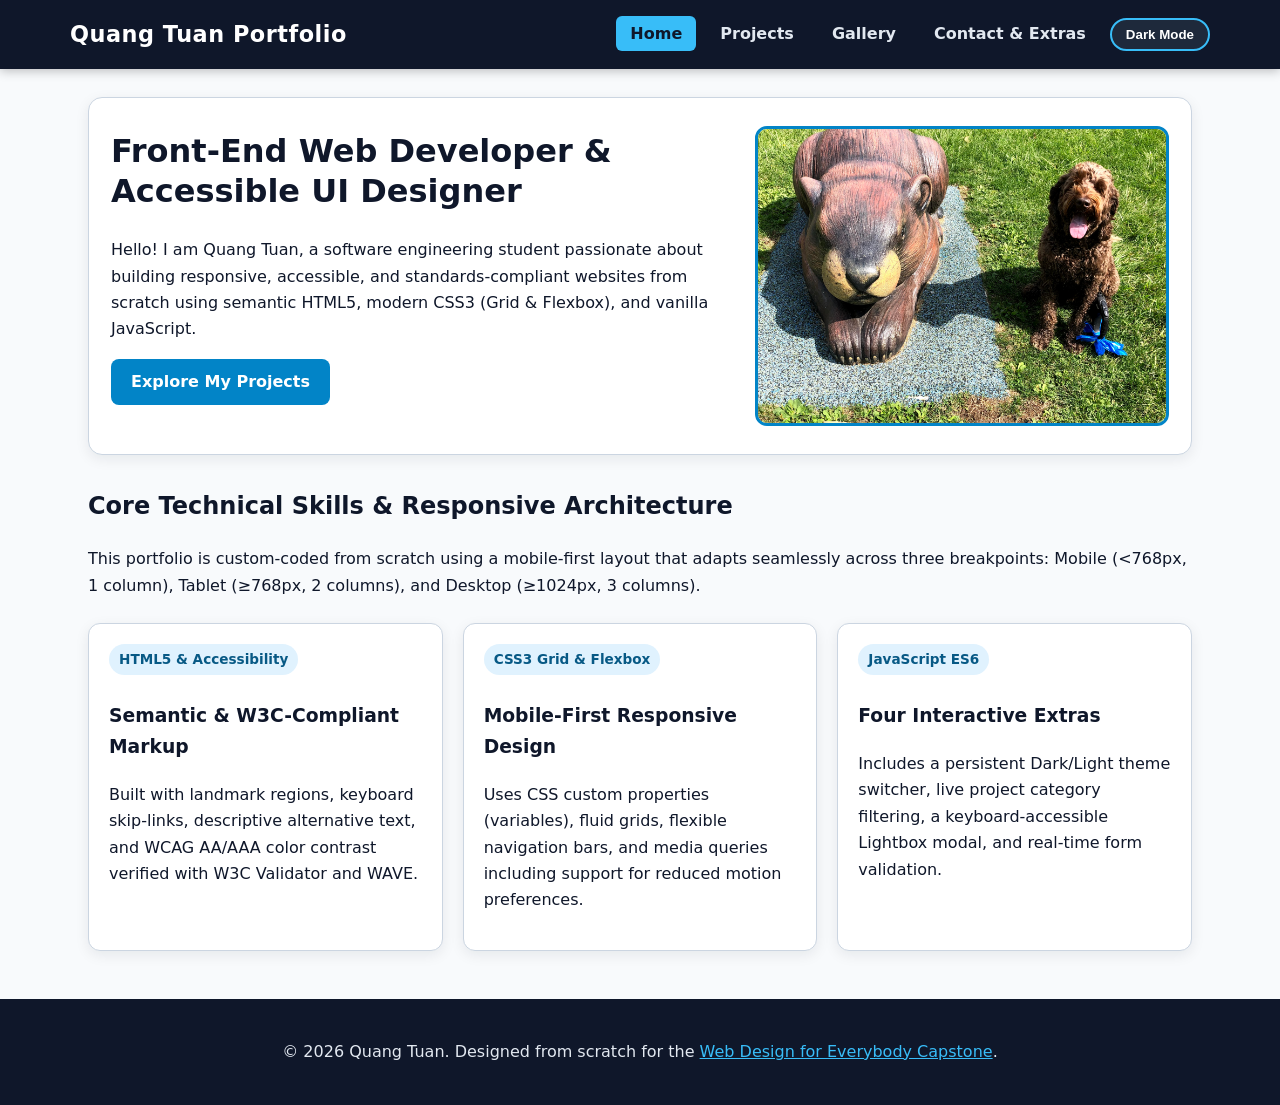
<file: index.html>
<!DOCTYPE html>
<html lang="en">

<head>
  <meta charset="UTF-8">
  <meta name="viewport" content="width=device-width, initial-scale=1.0">
  <title>Quang Tuan | Web Developer Portfolio</title>
  <link rel="stylesheet" href="css/style.css">
  <script src="js/main.js" defer></script>
</head>

<body>
  <a class="skip-link" href="#main-content">Skip to Main Content</a>

  <header>
    <div class="header-container">
      <a class="brand" href="index.html">Quang Tuan Portfolio</a>
      <nav aria-label="Primary Navigation">
        <ul class="nav-bar">
          <li><a class="active" href="index.html">Home</a></li>
          <li><a href="projects.html">Projects</a></li>
          <li><a href="gallery.html">Gallery</a></li>
          <li><a href="contact.html">Contact &amp; Extras</a></li>
          <li><button type="button" id="theme-toggle" class="theme-btn">Dark Mode</button></li>
        </ul>
      </nav>
    </div>
  </header>

  <main id="main-content">
    <section class="hero">
      <div>
        <h1>Front-End Web Developer &amp; Accessible UI Designer</h1>
        <p>Hello! I am Quang Tuan, a software engineering student passionate about building responsive, accessible, and standards-compliant websites from scratch using semantic HTML5, modern CSS3 (Grid &amp; Flexbox), and vanilla JavaScript.</p>
        <p><a class="btn-primary" href="projects.html">Explore My Projects</a></p>
      </div>
      <img src="images/BaconGallupPark.jpg" alt="Portrait photo in a scenic green park">
    </section>

    <section>
      <h2>Core Technical Skills &amp; Responsive Architecture</h2>
      <p>This portfolio is custom-coded from scratch using a mobile-first layout that adapts seamlessly across three breakpoints: Mobile (&lt;768px, 1 column), Tablet (&ge;768px, 2 columns), and Desktop (&ge;1024px, 3 columns).</p>

      <div class="card-grid">
        <article class="card">
          <div>
            <span class="badge">HTML5 &amp; Accessibility</span>
            <h3>Semantic &amp; W3C-Compliant Markup</h3>
            <p>Built with landmark regions, keyboard skip-links, descriptive alternative text, and WCAG AA/AAA color contrast verified with W3C Validator and WAVE.</p>
          </div>
        </article>

        <article class="card">
          <div>
            <span class="badge">CSS3 Grid &amp; Flexbox</span>
            <h3>Mobile-First Responsive Design</h3>
            <p>Uses CSS custom properties (variables), fluid grids, flexible navigation bars, and media queries including support for reduced motion preferences.</p>
          </div>
        </article>

        <article class="card">
          <div>
            <span class="badge">JavaScript ES6</span>
            <h3>Four Interactive Extras</h3>
            <p>Includes a persistent Dark/Light theme switcher, live project category filtering, a keyboard-accessible Lightbox modal, and real-time form validation.</p>
          </div>
        </article>
      </div>
    </section>
  </main>

  <footer>
    <p>&copy; 2026 Quang Tuan. Designed from scratch for the <a href="https://www.coursera.org/specializations/web-design">Web Design for Everybody Capstone</a>.</p>
  </footer>
</body>

</html>
</file>
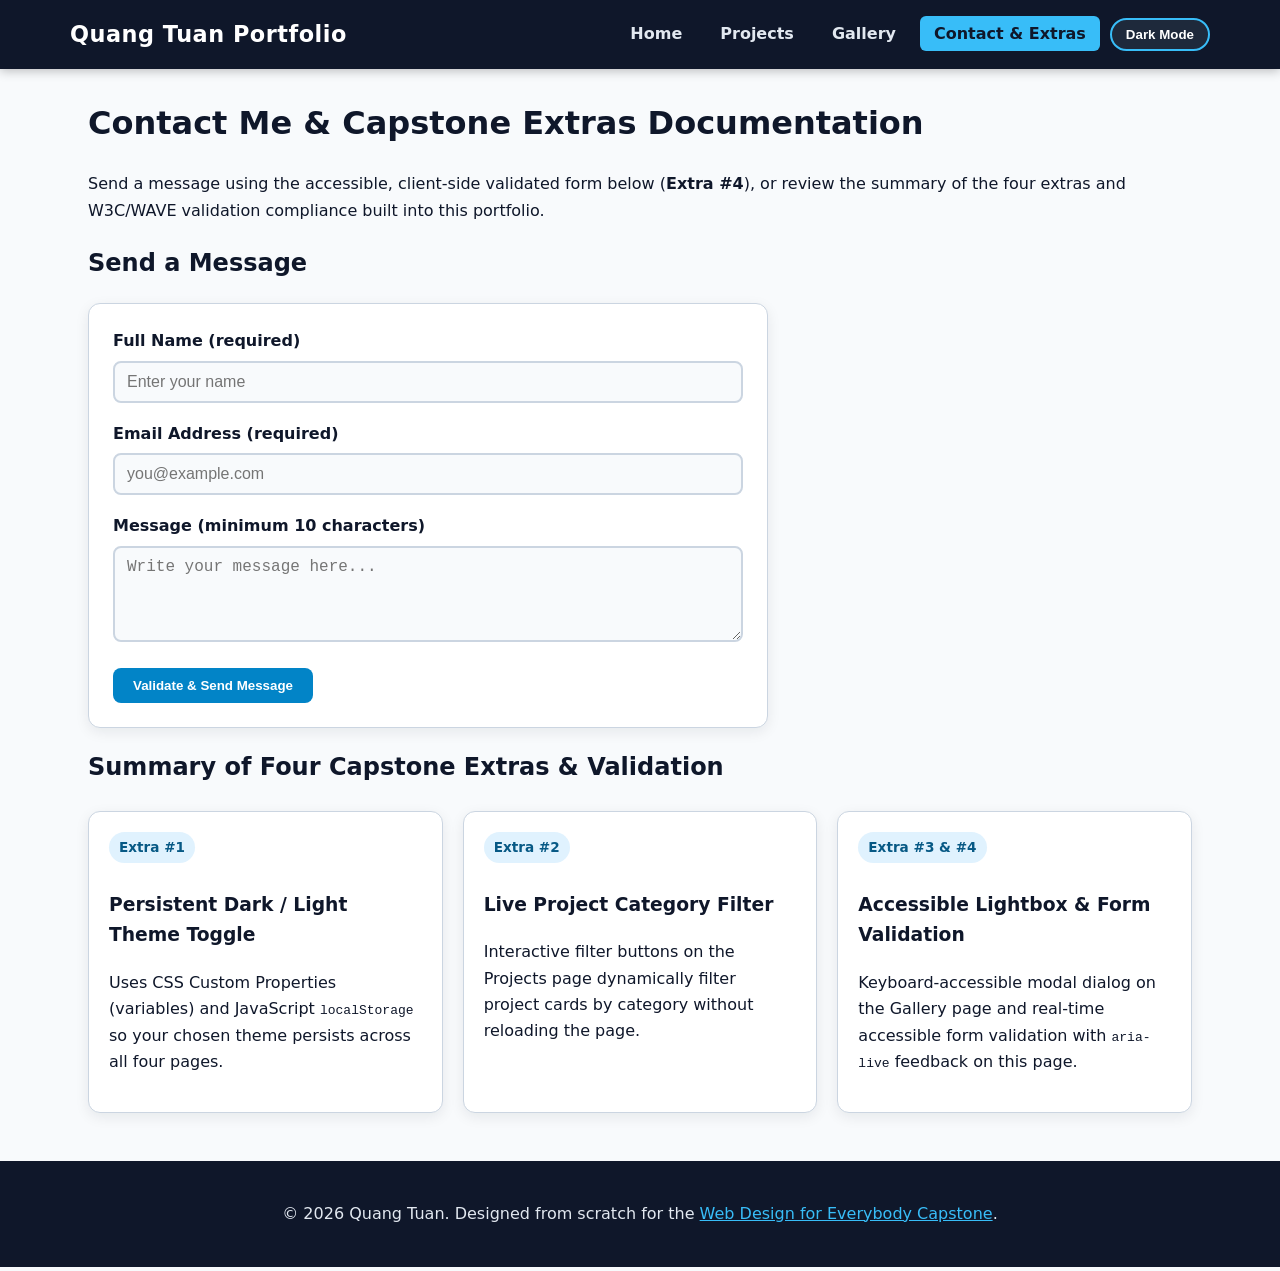
<file: contact.html>
<!DOCTYPE html>
<html lang="en">

<head>
  <meta charset="UTF-8">
  <meta name="viewport" content="width=device-width, initial-scale=1.0">
  <title>Contact &amp; Extras | Quang Tuan Portfolio</title>
  <link rel="stylesheet" href="css/style.css">
  <script src="js/main.js" defer></script>
</head>

<body>
  <a class="skip-link" href="#main-content">Skip to Main Content</a>

  <header>
    <div class="header-container">
      <a class="brand" href="index.html">Quang Tuan Portfolio</a>
      <nav aria-label="Primary Navigation">
        <ul class="nav-bar">
          <li><a href="index.html">Home</a></li>
          <li><a href="projects.html">Projects</a></li>
          <li><a href="gallery.html">Gallery</a></li>
          <li><a class="active" href="contact.html">Contact &amp; Extras</a></li>
          <li><button type="button" id="theme-toggle" class="theme-btn">Dark Mode</button></li>
        </ul>
      </nav>
    </div>
  </header>

  <main id="main-content">
    <h1>Contact Me &amp; Capstone Extras Documentation</h1>
    <p>Send a message using the accessible, client-side validated form below (<strong>Extra #4</strong>), or review the summary of the four extras and W3C/WAVE validation compliance built into this portfolio.</p>

    <section>
      <h2>Send a Message</h2>
      <form id="contact-form" class="contact-form" novalidate>
        <div class="form-group">
          <label for="full-name">Full Name (required)</label>
          <input type="text" id="full-name" name="fullName" required placeholder="Enter your name">
        </div>

        <div class="form-group">
          <label for="email-address">Email Address (required)</label>
          <input type="email" id="email-address" name="emailAddress" required placeholder="you@example.com">
        </div>

        <div class="form-group">
          <label for="message-text">Message (minimum 10 characters)</label>
          <textarea id="message-text" name="messageText" rows="4" required placeholder="Write your message here..."></textarea>
        </div>

        <button type="submit" class="btn-primary">Validate &amp; Send Message</button>
        <div id="form-status" class="status-msg" role="status" aria-live="polite"></div>
      </form>
    </section>

    <section>
      <h2>Summary of Four Capstone Extras &amp; Validation</h2>
      <div class="card-grid">
        <article class="card">
          <div>
            <span class="badge">Extra #1</span>
            <h3>Persistent Dark / Light Theme Toggle</h3>
            <p>Uses CSS Custom Properties (variables) and JavaScript <code>localStorage</code> so your chosen theme persists across all four pages.</p>
          </div>
        </article>

        <article class="card">
          <div>
            <span class="badge">Extra #2</span>
            <h3>Live Project Category Filter</h3>
            <p>Interactive filter buttons on the Projects page dynamically filter project cards by category without reloading the page.</p>
          </div>
        </article>

        <article class="card">
          <div>
            <span class="badge">Extra #3 &amp; #4</span>
            <h3>Accessible Lightbox &amp; Form Validation</h3>
            <p>Keyboard-accessible modal dialog on the Gallery page and real-time accessible form validation with <code>aria-live</code> feedback on this page.</p>
          </div>
        </article>
      </div>
    </section>
  </main>

  <footer>
    <p>&copy; 2026 Quang Tuan. Designed from scratch for the <a href="https://www.coursera.org/specializations/web-design">Web Design for Everybody Capstone</a>.</p>
  </footer>
</body>

</html>
</file>
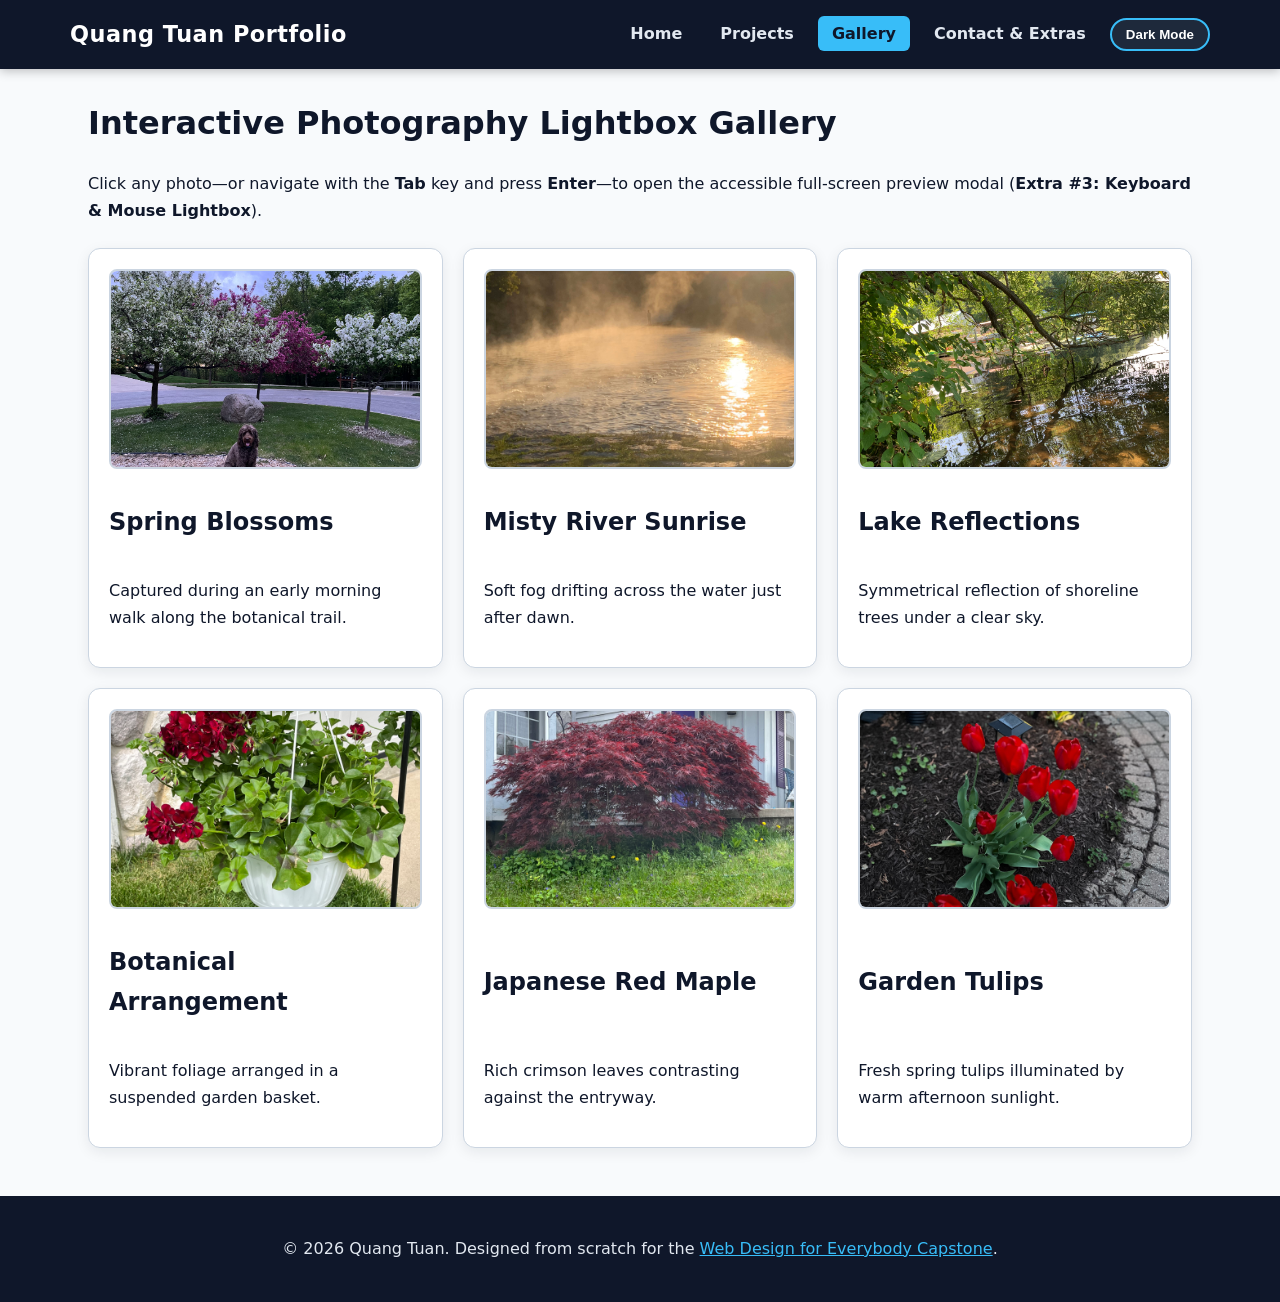
<file: gallery.html>
<!DOCTYPE html>
<html lang="en">

<head>
  <meta charset="UTF-8">
  <meta name="viewport" content="width=device-width, initial-scale=1.0">
  <title>Gallery | Quang Tuan Portfolio</title>
  <link rel="stylesheet" href="css/style.css">
  <script src="js/main.js" defer></script>
</head>

<body>
  <a class="skip-link" href="#main-content">Skip to Main Content</a>

  <header>
    <div class="header-container">
      <a class="brand" href="index.html">Quang Tuan Portfolio</a>
      <nav aria-label="Primary Navigation">
        <ul class="nav-bar">
          <li><a href="index.html">Home</a></li>
          <li><a href="projects.html">Projects</a></li>
          <li><a class="active" href="gallery.html">Gallery</a></li>
          <li><a href="contact.html">Contact &amp; Extras</a></li>
          <li><button type="button" id="theme-toggle" class="theme-btn">Dark Mode</button></li>
        </ul>
      </nav>
    </div>
  </header>

  <main id="main-content">
    <h1>Interactive Photography Lightbox Gallery</h1>
    <p>Click any photo—or navigate with the <strong>Tab</strong> key and press <strong>Enter</strong>—to open the accessible full-screen preview modal (<strong>Extra #3: Keyboard &amp; Mouse Lightbox</strong>).</p>

    <div class="card-grid">
      <article class="card">
        <img class="gallery-trigger" src="images/blooming_trees.png" alt="White and purple blooming spring trees in the park">
        <h2>Spring Blossoms</h2>
        <p>Captured during an early morning walk along the botanical trail.</p>
      </article>

      <article class="card">
        <img class="gallery-trigger" src="images/mist_over_huron_river.JPG" alt="Morning mist rising gently over the calm river surface">
        <h2>Misty River Sunrise</h2>
        <p>Soft fog drifting across the water just after dawn.</p>
      </article>

      <article class="card">
        <img class="gallery-trigger" src="images/reflected_tree.JPG" alt="Mirror reflection of autumn trees on a still lake">
        <h2>Lake Reflections</h2>
        <p>Symmetrical reflection of shoreline trees under a clear sky.</p>
      </article>

      <article class="card">
        <img class="gallery-trigger" src="images/hanging_plants.png" alt="Decorative hanging basket with vibrant red and green foliage">
        <h2>Botanical Arrangement</h2>
        <p>Vibrant foliage arranged in a suspended garden basket.</p>
      </article>

      <article class="card">
        <img class="gallery-trigger" src="images/red_maple.png" alt="Small Japanese red maple tree beside a doorway">
        <h2>Japanese Red Maple</h2>
        <p>Rich crimson leaves contrasting against the entryway.</p>
      </article>

      <article class="card">
        <img class="gallery-trigger" src="images/tulips.png" alt="Bright red tulips blooming along a garden path">
        <h2>Garden Tulips</h2>
        <p>Fresh spring tulips illuminated by warm afternoon sunlight.</p>
      </article>
    </div>

    <div id="lightbox-modal" class="lightbox-modal" role="dialog" aria-modal="true" aria-hidden="true" aria-labelledby="lightbox-caption">
      <div class="lightbox-content">
        <img id="lightbox-img" src="images/blooming_trees.png" alt="Selected gallery preview">
        <p id="lightbox-caption">Selected gallery preview</p>
        <button type="button" id="lightbox-close" class="btn-primary">Close Preview (Esc)</button>
      </div>
    </div>
  </main>

  <footer>
    <p>&copy; 2026 Quang Tuan. Designed from scratch for the <a href="https://www.coursera.org/specializations/web-design">Web Design for Everybody Capstone</a>.</p>
  </footer>
</body>

</html>
</file>
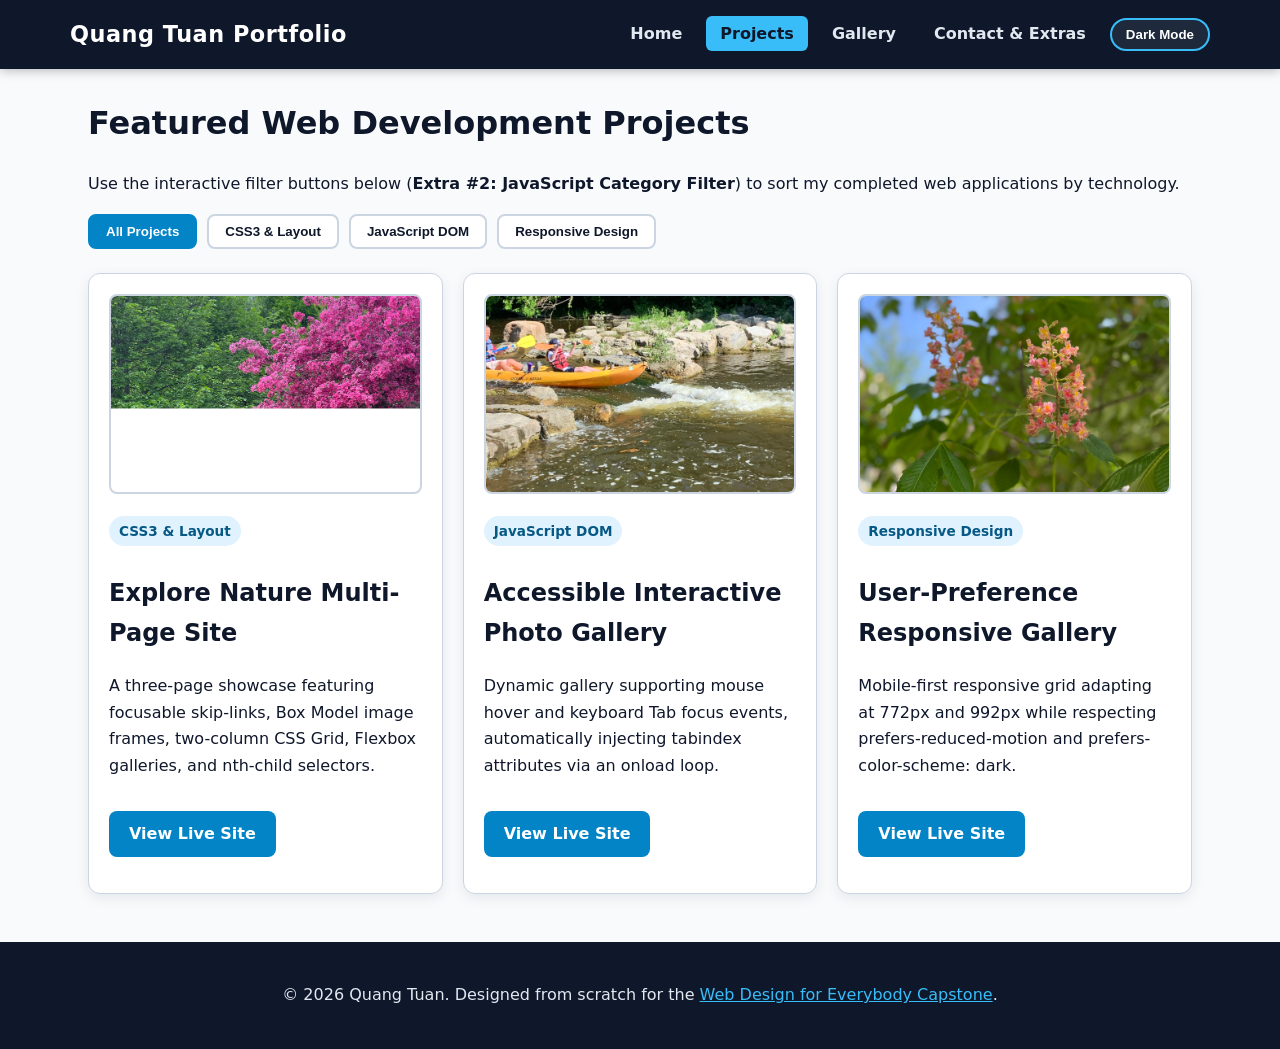
<file: projects.html>
<!DOCTYPE html>
<html lang="en">

<head>
  <meta charset="UTF-8">
  <meta name="viewport" content="width=device-width, initial-scale=1.0">
  <title>Projects | Quang Tuan Portfolio</title>
  <link rel="stylesheet" href="css/style.css">
  <script src="js/main.js" defer></script>
</head>

<body>
  <a class="skip-link" href="#main-content">Skip to Main Content</a>

  <header>
    <div class="header-container">
      <a class="brand" href="index.html">Quang Tuan Portfolio</a>
      <nav aria-label="Primary Navigation">
        <ul class="nav-bar">
          <li><a href="index.html">Home</a></li>
          <li><a class="active" href="projects.html">Projects</a></li>
          <li><a href="gallery.html">Gallery</a></li>
          <li><a href="contact.html">Contact &amp; Extras</a></li>
          <li><button type="button" id="theme-toggle" class="theme-btn">Dark Mode</button></li>
        </ul>
      </nav>
    </div>
  </header>

  <main id="main-content">
    <h1>Featured Web Development Projects</h1>
    <p>Use the interactive filter buttons below (<strong>Extra #2: JavaScript Category Filter</strong>) to sort my completed web applications by technology.</p>

    <div class="filter-bar" role="group" aria-label="Filter projects by category">
      <button type="button" class="filter-btn active" data-filter="all">All Projects</button>
      <button type="button" class="filter-btn" data-filter="css">CSS3 &amp; Layout</button>
      <button type="button" class="filter-btn" data-filter="js">JavaScript DOM</button>
      <button type="button" class="filter-btn" data-filter="responsive">Responsive Design</button>
    </div>

    <div class="card-grid">
      <article class="card project-item" data-category="css">
        <div>
          <img src="images/bend_in_the_road.png" alt="Screenshot of CSS3 Grid and Flexbox multi-page website">
          <span class="badge">CSS3 &amp; Layout</span>
          <h2>Explore Nature Multi-Page Site</h2>
          <p>A three-page showcase featuring focusable skip-links, Box Model image frames, two-column CSS Grid, Flexbox galleries, and nth-child selectors.</p>
        </div>
        <p><a class="btn-primary" href="https://tend382.github.io/CSS-final-project/">View Live Site</a></p>
      </article>

      <article class="card project-item" data-category="js">
        <div>
          <img src="images/huron_river_cascades.JPG" alt="Preview of Accessible Interactive Photo Gallery with keyboard support">
          <span class="badge">JavaScript DOM</span>
          <h2>Accessible Interactive Photo Gallery</h2>
          <p>Dynamic gallery supporting mouse hover and keyboard Tab focus events, automatically injecting tabindex attributes via an onload loop.</p>
        </div>
        <p><a class="btn-primary" href="https://tend382.github.io/JS-interactive-gallery/">View Live Site</a></p>
      </article>

      <article class="card project-item" data-category="responsive">
        <div>
          <img src="images/pink_blossoms.png" alt="Preview of Botanical Photography site with dark mode and reduced motion">
          <span class="badge">Responsive Design</span>
          <h2>User-Preference Responsive Gallery</h2>
          <p>Mobile-first responsive grid adapting at 772px and 992px while respecting prefers-reduced-motion and prefers-color-scheme: dark.</p>
        </div>
        <p><a class="btn-primary" href="https://tend382.github.io/RD-final-project/">View Live Site</a></p>
      </article>
    </div>
  </main>

  <footer>
    <p>&copy; 2026 Quang Tuan. Designed from scratch for the <a href="https://www.coursera.org/specializations/web-design">Web Design for Everybody Capstone</a>.</p>
  </footer>
</body>

</html>
</file>
<file: css/style.css>
/* ==========================================================================
   Custom Portfolio Stylesheet (Designed from Scratch - Mobile-First)
   Author: Quang Tuan
   ========================================================================== */

:root {
  --bg-primary: #f8fafc;
  --bg-card: #ffffff;
  --bg-header: #0f172a;
  --text-primary: #0f172a;
  --text-secondary: #334155;
  --accent: #0284c7;
  --accent-hover: #0369a1;
  --border-color: #cbd5e1;
  --badge-bg: #e0f2fe;
  --badge-text: #075985;
  --shadow: 0 4px 14px rgba(15, 23, 42, 0.08);
}

body.dark-theme {
  --bg-primary: #0f172a;
  --bg-card: #1e293b;
  --bg-header: #020617;
  --text-primary: #f8fafc;
  --text-secondary: #cbd5e1;
  --accent: #38bdf8;
  --accent-hover: #7dd3fc;
  --border-color: #334155;
  --badge-bg: #0c4a6e;
  --badge-text: #e0f2fe;
  --shadow: 0 4px 16px rgba(0, 0, 0, 0.45);
}

* {
  box-sizing: border-box;
}

html {
  scroll-behavior: smooth;
}

body {
  margin: 0;
  padding: 0;
  font-family: 'Segoe UI', system-ui, -apple-system, sans-serif;
  background-color: var(--bg-primary);
  color: var(--text-primary);
  line-height: 1.65;
  transition: background-color 0.3s ease, color 0.3s ease;
}

/* Accessible Skip Link */
.skip-link {
  position: absolute;
  top: -60px;
  left: 16px;
  background-color: #ffb703;
  color: #0f172a;
  padding: 10px 18px;
  font-weight: 700;
  border-radius: 6px;
  text-decoration: none;
  z-index: 2000;
  transition: top 0.25s ease;
}

.skip-link:focus {
  top: 14px;
  outline: 3px solid #0f172a;
}

/* Header & Navigation */
header {
  background-color: var(--bg-header);
  color: #ffffff;
  padding: 16px 20px;
  position: sticky;
  top: 0;
  z-index: 1000;
  box-shadow: 0 2px 10px rgba(0, 0, 0, 0.25);
}

.header-container {
  max-width: 1140px;
  margin: 0 auto;
  display: flex;
  flex-direction: column;
  align-items: center;
  gap: 12px;
}

.brand {
  font-size: 1.4rem;
  font-weight: 800;
  color: #ffffff;
  text-decoration: none;
  letter-spacing: 0.5px;
}

.nav-bar {
  display: flex;
  flex-wrap: wrap;
  justify-content: center;
  align-items: center;
  gap: 10px;
  list-style: none;
  margin: 0;
  padding: 0;
}

.nav-bar a {
  color: #e2e8f0;
  text-decoration: none;
  font-weight: 600;
  padding: 8px 14px;
  border-radius: 6px;
  transition: background-color 0.25s ease, color 0.25s ease;
}

.nav-bar a:hover,
.nav-bar a:focus,
.nav-bar a.active {
  background-color: #38bdf8;
  color: #0f172a;
}

/* Extra #1: Theme Toggle Button */
.theme-btn {
  background-color: #1e293b;
  color: #ffffff;
  border: 2px solid #38bdf8;
  padding: 7px 14px;
  border-radius: 20px;
  font-weight: 600;
  cursor: pointer;
  transition: background-color 0.25s ease, color 0.25s ease;
}

.theme-btn:hover,
.theme-btn:focus {
  background-color: #38bdf8;
  color: #0f172a;
}

/* Main Container (Mobile First: single column) */
main {
  max-width: 1140px;
  margin: 28px auto;
  padding: 0 18px;
}

.hero {
  background-color: var(--bg-card);
  border: 1px solid var(--border-color);
  border-radius: 14px;
  padding: 28px 22px;
  box-shadow: var(--shadow);
  display: grid;
  grid-template-columns: 1fr;
  gap: 24px;
  align-items: center;
  margin-bottom: 32px;
}

.hero h1 {
  margin-top: 0;
  font-size: 2rem;
  line-height: 1.25;
}

.hero img {
  width: 100%;
  max-height: 300px;
  object-fit: cover;
  border-radius: 12px;
  border: 3px solid var(--accent);
}

.btn-primary {
  display: inline-block;
  background-color: var(--accent);
  color: #ffffff;
  font-weight: 700;
  padding: 10px 20px;
  border-radius: 8px;
  text-decoration: none;
  border: none;
  cursor: pointer;
  transition: transform 0.2s ease, opacity 0.2s ease;
}

body.dark-theme .btn-primary {
  color: #0f172a;
}

.btn-primary:hover,
.btn-primary:focus {
  transform: translateY(-2px);
  opacity: 0.92;
}

/* Cards Grid (Mobile Default: 1 Column) */
.card-grid {
  display: grid;
  grid-template-columns: 1fr;
  gap: 20px;
  margin: 24px 0;
}

.card {
  background-color: var(--bg-card);
  border: 1px solid var(--border-color);
  border-radius: 12px;
  padding: 20px;
  box-shadow: var(--shadow);
  display: flex;
  flex-direction: column;
  justify-content: space-between;
  transition: transform 0.25s ease, box-shadow 0.25s ease;
}

.card:hover {
  transform: translateY(-4px);
}

.card img {
  width: 100%;
  height: 200px;
  object-fit: cover;
  border-radius: 8px;
  margin-bottom: 14px;
  border: 2px solid var(--border-color);
}

.badge {
  display: inline-block;
  background-color: var(--badge-bg);
  color: var(--badge-text);
  font-size: 0.85rem;
  font-weight: 700;
  padding: 4px 10px;
  border-radius: 999px;
  margin-right: 6px;
  margin-bottom: 8px;
}

/* Extra #2: Filter Controls */
.filter-bar {
  display: flex;
  flex-wrap: wrap;
  gap: 10px;
  margin-bottom: 20px;
}

.filter-btn {
  background-color: var(--bg-card);
  color: var(--text-primary);
  border: 2px solid var(--border-color);
  padding: 8px 16px;
  border-radius: 8px;
  font-weight: 600;
  cursor: pointer;
}

.filter-btn.active,
.filter-btn:hover {
  background-color: var(--accent);
  color: #ffffff;
  border-color: var(--accent);
}

body.dark-theme .filter-btn.active,
body.dark-theme .filter-btn:hover {
  color: #0f172a;
}

/* Extra #3: Accessible Lightbox Modal */
.lightbox-modal {
  display: none;
  position: fixed;
  inset: 0;
  background-color: rgba(2, 6, 23, 0.88);
  z-index: 3000;
  justify-content: center;
  align-items: center;
  padding: 20px;
}

.lightbox-modal.open {
  display: flex;
}

.lightbox-content {
  background-color: var(--bg-card);
  color: var(--text-primary);
  padding: 20px;
  border-radius: 12px;
  max-width: 720px;
  width: 100%;
  text-align: center;
}

.lightbox-content img {
  width: 100%;
  max-height: 440px;
  object-fit: contain;
  border-radius: 8px;
}

/* Extra #4: Contact Form */
.contact-form {
  background-color: var(--bg-card);
  border: 1px solid var(--border-color);
  border-radius: 12px;
  padding: 24px;
  box-shadow: var(--shadow);
  max-width: 680px;
}

.form-group {
  margin-bottom: 18px;
}

.form-group label {
  display: block;
  font-weight: 700;
  margin-bottom: 6px;
}

.form-group input,
.form-group textarea {
  width: 100%;
  padding: 10px 12px;
  border: 2px solid var(--border-color);
  border-radius: 8px;
  font-size: 1rem;
  background-color: var(--bg-primary);
  color: var(--text-primary);
}

.status-msg {
  margin-top: 14px;
  padding: 12px;
  border-radius: 8px;
  font-weight: 700;
  display: none;
}

.status-msg.success {
  display: block;
  background-color: #dcfce7;
  color: #14532d;
  border: 1px solid #16a34a;
}

.status-msg.error {
  display: block;
  background-color: #fee2e2;
  color: #7f1d1d;
  border: 1px solid #dc2626;
}

footer {
  background-color: var(--bg-header);
  color: #e2e8f0;
  text-align: center;
  padding: 24px 16px;
  margin-top: 48px;
}

footer a {
  color: #38bdf8;
}

/* ==========================================================================
   Media Query #1: Tablet View (>= 768px) - 2 Column Layout
   ========================================================================== */
@media screen and (min-width: 768px) {
  .header-container {
    flex-direction: row;
    justify-content: space-between;
  }

  .hero {
    grid-template-columns: 1.2fr 0.8fr;
  }

  .card-grid {
    grid-template-columns: repeat(2, 1fr);
  }
}

/* ==========================================================================
   Media Query #2: Large Screen / Desktop View (>= 1024px) - 3 Column Layout
   ========================================================================== */
@media screen and (min-width: 1024px) {
  .card-grid {
    grid-template-columns: repeat(3, 1fr);
  }
}

/* ==========================================================================
   Media Query #3: Prefers Reduced Motion
   ========================================================================== */
@media (prefers-reduced-motion: reduce) {
  html {
    scroll-behavior: auto;
  }

  *,
  *::before,
  *::after {
    transition: none !important;
    animation: none !important;
  }
}
</file>
